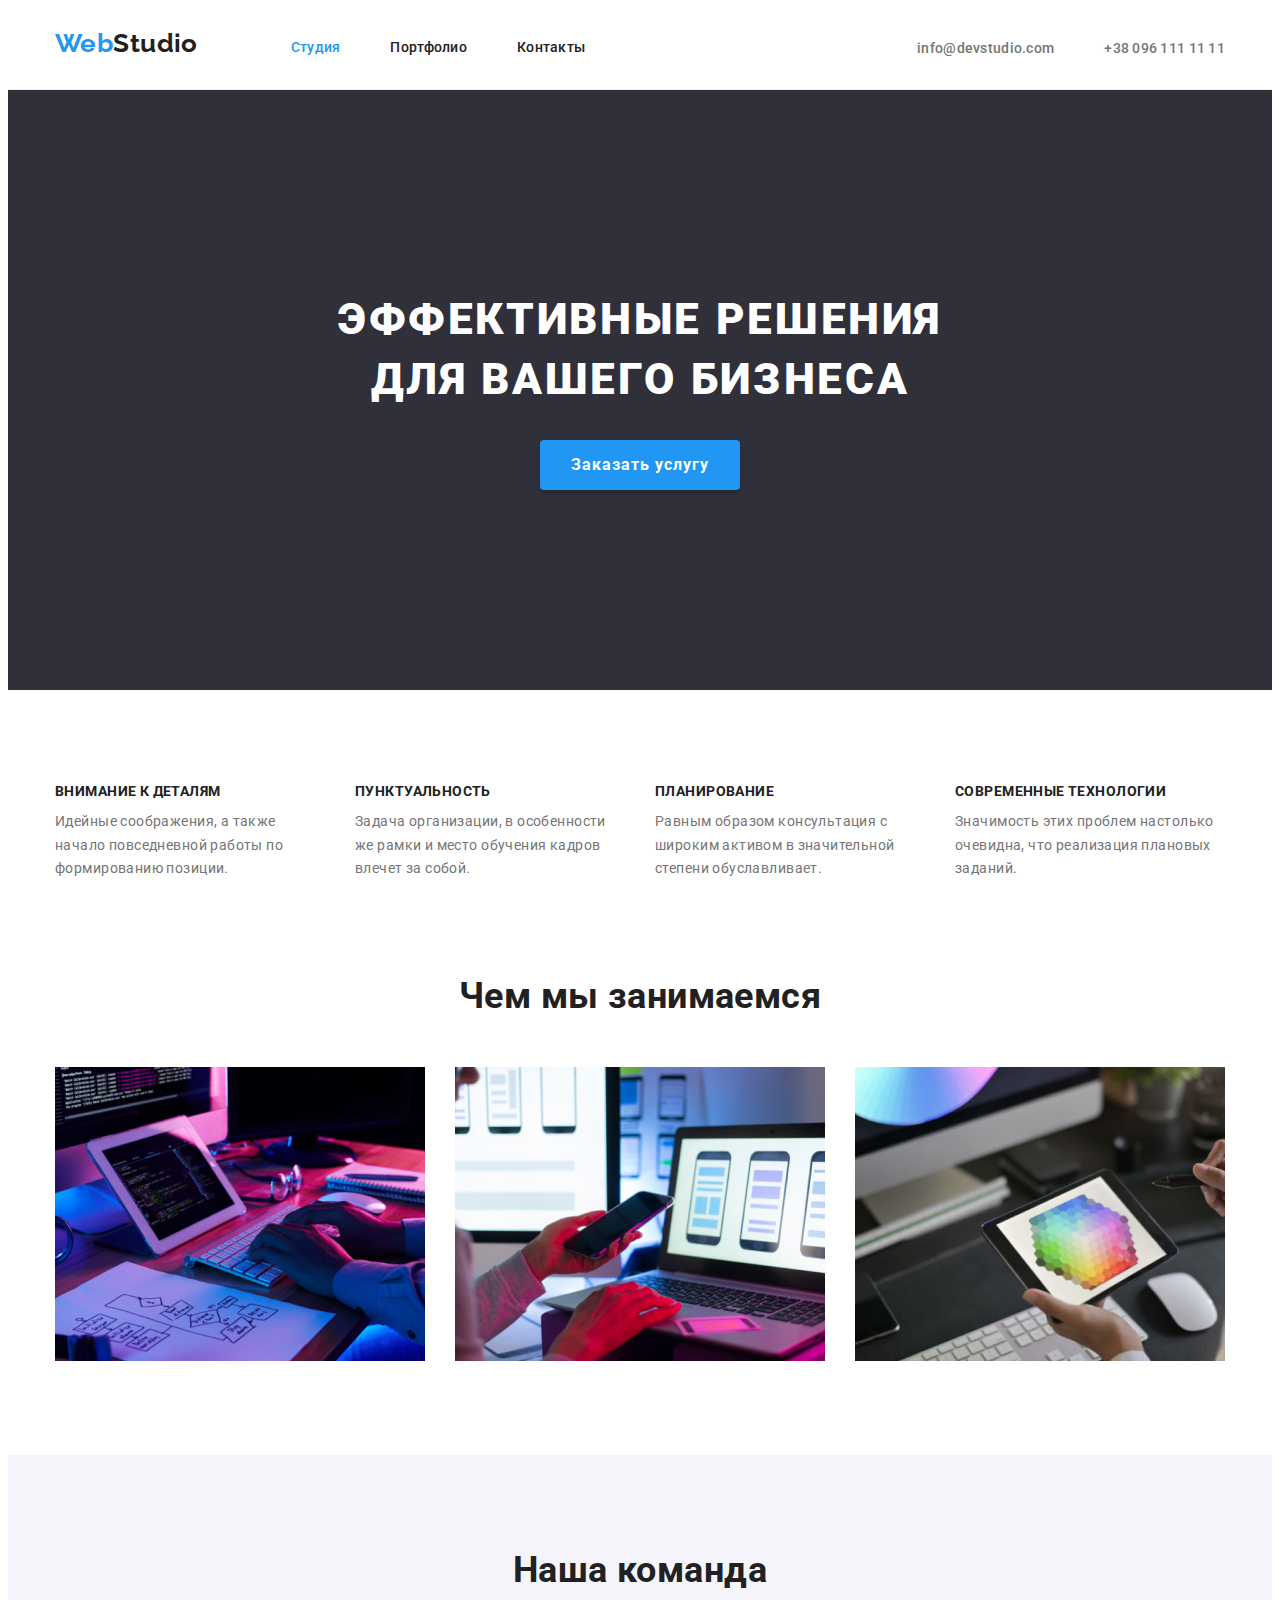
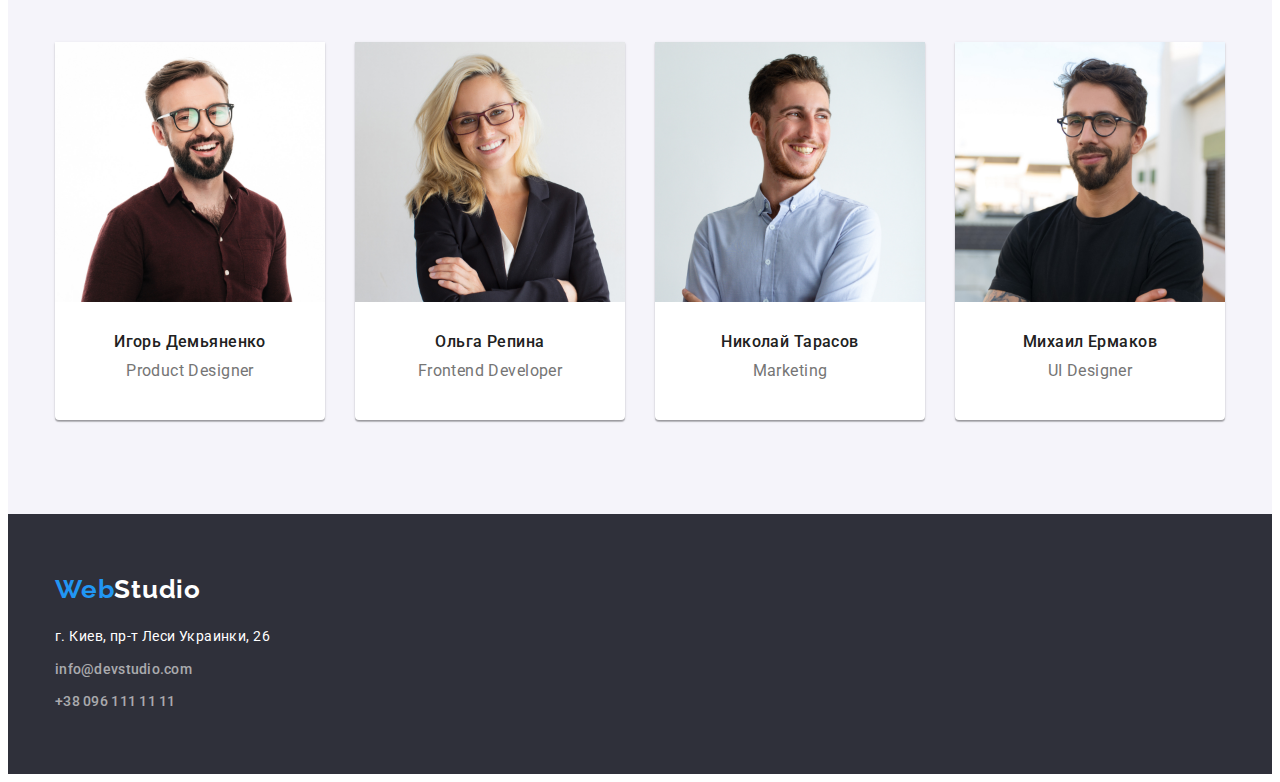
<file: index.html>
<!DOCTYPE html>
<html lang="ru">

<head>
    <meta charset="UTF-8">
    <meta http-equiv="X-UA-Compatible" content="IE=edge">
    <meta name="viewport" content="width=device-width, initial-scale=1.0">
    <title>Document</title>
    <link rel="preconnect" href="https://fonts.googleapis.com">
    <link rel="preconnect" href="https://fonts.gstatic.com" crossorigin>
    <link
     href="https://fonts.googleapis.com/css2?family=Montserrat:wght@400;700&family=Raleway:wght@700&family=Roboto:wght@400;500;700;900&display=swap" 
     rel="stylesheet">
    <link rel="stylesheet" href="https://cdnjs.cloudflare.com/ajax/libs/modern-normalize/1.1.0/modern-normalize.min.css"
        integrity="sha512-wpPYUAdjBVSE4KJnH1VR1HeZfpl1ub8YT/NKx4PuQ5NmX2tKuGu6U/JRp5y+Y8XG2tV+wKQpNHVUX03MfMFn9Q=="
        crossorigin="anonymous" referrerpolicy="no-referrer" />
    <link rel="stylesheet" href="./css/style.css">
</head>

<body>
    <header class="page-header">
            <div class="container leader ">
                <nav>
                    <a href="./index.html" class="logo-header"><span class="logo-first-part">Web</span>Studio</a>
                    <ul class="site-nav list">
                        <li class="header-link"><a href="" class="link current">Студия</a></li>
                        <li class="header-link"><a href="./portfolio.html" class="link">Портфолио</a></li>
                        <li class="header-link"><a href="" class="link">Контакты</a></li>
                    </ul>
                </nav>
                <ul class="auth-nav list">
                    <li class="auth-link"><a href="mailto:info@devstudio.com" class="primary-button">info@devstudio.com</a></li>
                    <li class="auth-link"><a href="tel:+380961111111" class="primary-button">+38 096 111 11 11</a></li>
                </ul>
            </div>
    </header>
    <main>
        <!--Hero-section-->
        <section class="hero-section">
            <div class="container header"> 
                <h1 class="hero-title">Эффективные решения для вашего бизнеса</h1>
                <button type="button" class="secondary-button">Заказать услугу</button>
            </div>
        </section>
        <!--Second section-->
        <section class="main-section points section"> 
                <div  class="container">
                        <h2 hidden class="secondary-title">Особенности</h2>
                        <ul class="list point">
                            <li class="specifics">
                                <h3 class="third-title">Внимание к деталям</h3>
                                <p class="second-item">Идейные соображения, а также начало повседневной работы по формированию позиции.</p>
                            </li>
                            <li class="specifics">
                                <h3 class="third-title">Пунктуальность</h3>
                                <p class="second-item">Задача организации, в особенности же рамки и место обучения кадров влечет за собой.</p>
                            </li>
                            <li class="specifics">
                                <h3 class="third-title">Планирование</h3>
                                <p class="second-item">Равным образом консультация с широким активом в значительной степени обуславливает.</p>
                            </li>
                            <li class="specifics">
                                <h3 class="third-title">Современные технологии</h3>
                                <p class="second-item">Значимость этих проблем настолько очевидна, что реализация плановых заданий.</p>
                            </li>
                        </ul>
                </div>
        </section>
        <!--Third- section-->
        <section class="main-section activity section">
            <div class="container">
                <h2 class="secondary-title">Чем мы занимаемся</h2>
                <ul class="list works">
                    <li class="photos">
                        <img src="./images/photo1.jpg" alt="Тайпинг на клавиатуре" width="370" height="294">
                    </li>
                    <li class="photos">
                        <img src="./images/photo2.jpg" alt="Разные виды сайтов для телефонного режима" width="370" height="294">
                    </li>
                    <li class="photos">
                        <img src="./images/photo3.jpg" alt="Цветовая гамма" width="370" height="294">
                    </li>
                </ul>
            </div>
        </section>
        <!--List of the team-->
        <section class="fourth-section section">
         <div class="container">
            <h2 class="secondary-title studiia">Наша команда</h2>
            <ul class="team-list list">
                <li class="employee">
                    <img src="./images/photo4.jpg" alt="Фото Игоря Демяненка" width="270" height="260">
                    <div class="profession">
                     <h3 class="third-title">Игорь Демьяненко</h3>
                     <p lang="en">Product Designer</p>
                    </div>
                </li>
                <li class="employee">
                    <img src="./images/photo5.jpg" alt="Фото Ольги Репиной" width="270" height="260">
                    <div class="profession">
                        <h3 class="third-title">Ольга Репина</h3>
                        <p lang="en">Frontend Developer</p>
                    </div>
                </li>
                <li class="employee">
                    <img src="./images/photo6.jpg" alt="Фото Николая Тарасова" width="270" height="260">
                    <div class="profession">
                        <h3 class="third-title">Николай Тарасов</h3>
                        <p lang="en">Marketing</p>
                    </div>
                </li>
                <li class="employee">
                    <img src="./images/photo7.jpg" alt="Фото Михаила Ермакова" width="270" height="260">
                    <div class="profession">
                        <h3 class="third-title">Михаил Ермаков</h3>
                        <p lang="en">UI Designer</p>
                    </div>
                </li>
            </ul>
         </div>
        </section>
    </main>
    <footer class="page-footer">
        <div class="container">
            <a href="/" class="logo-footer"> <span class="logo-first-part">Web</span>Studio</a>
        <address>
            <ul class="address list">
                <li><p>г. Киев, пр-т Леси Украинки, 26</p></li>
                <li><a href="mailto:info@devstudio.com" class="primary-button">info@devstudio.com</a></li>
                <li><a href="tel:+380961111111" class="primary-button">+38 096 111 11 11</a></li>
            </ul>
        </address>
        </div>
    </footer>
</body>

</html>
</file>
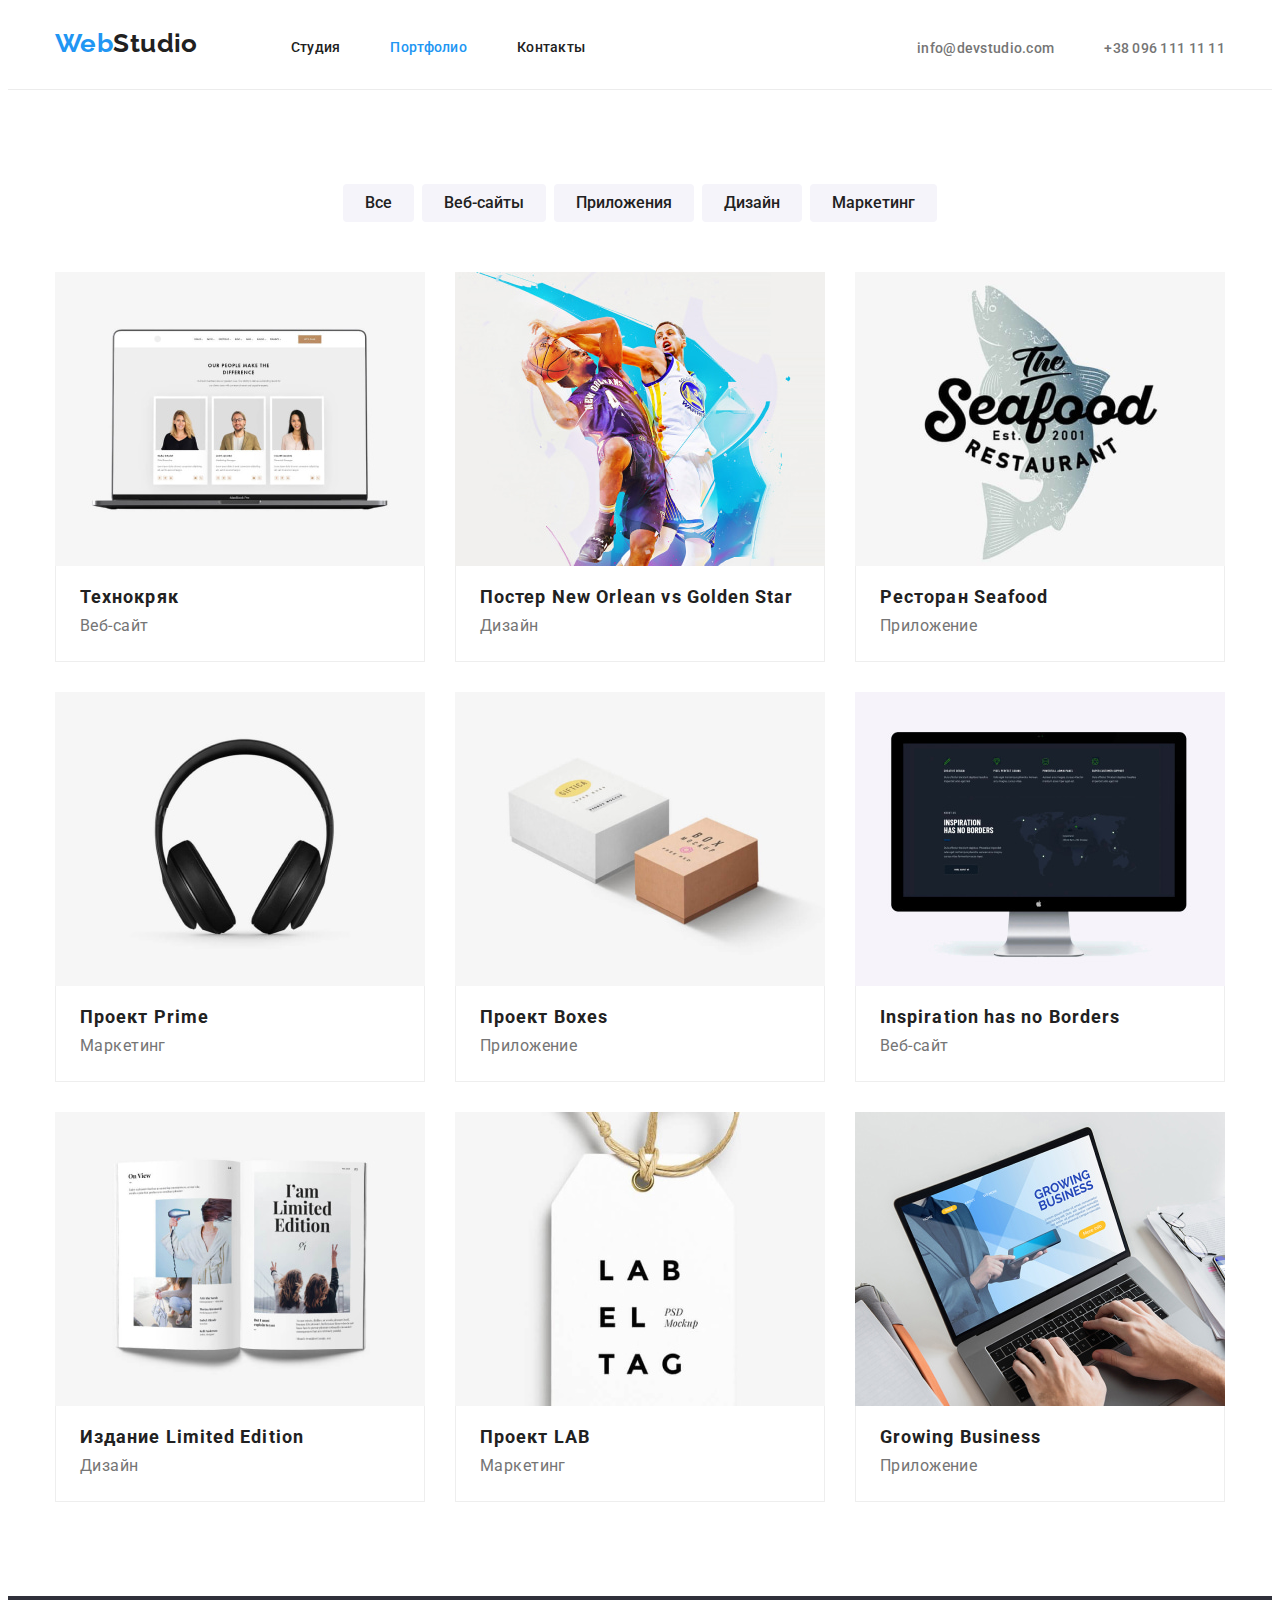
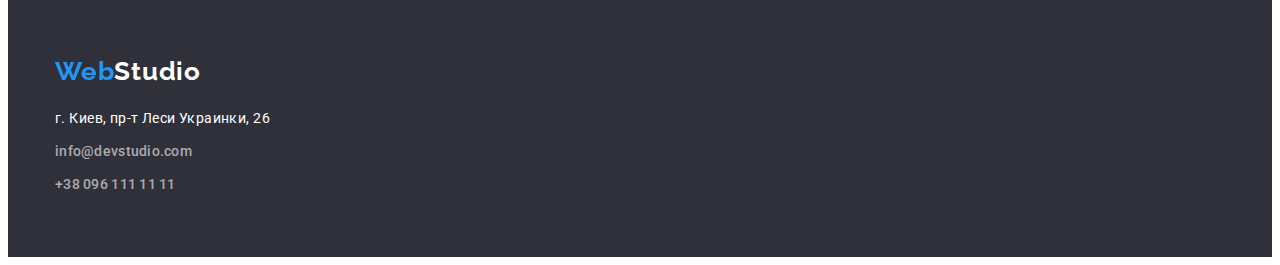
<file: portfolio.html>
<!DOCTYPE html>
<html lang="ru">
<head>
    <meta charset="UTF-8">
    <meta http-equiv="X-UA-Compatible" content="IE=edge">
    <meta name="viewport" content="width=device-width, initial-scale=1.0">
    <title>Document</title>
    <link rel="preconnect" href="https://fonts.googleapis.com">
    <link rel="preconnect" href="https://fonts.gstatic.com" crossorigin>
    <link href="https://fonts.googleapis.com/css2?family=Montserrat:wght@400;700&family=Raleway:wght@700&family=Roboto:wght@400;500;700;900&display=swap" rel="stylesheet">
    <link rel="stylesheet" href="https://cdnjs.cloudflare.com/ajax/libs/modern-normalize/1.1.0/modern-normalize.min.css"
        integrity="sha512-wpPYUAdjBVSE4KJnH1VR1HeZfpl1ub8YT/NKx4PuQ5NmX2tKuGu6U/JRp5y+Y8XG2tV+wKQpNHVUX03MfMFn9Q=="
        crossorigin="anonymous" referrerpolicy="no-referrer" />
    <link rel="stylesheet" href="./css/style.css">
</head>
<body>
    <header class="page-header">
                    <div class="container leader">
                        <nav>
                            <a href="./index.html" class="logo-header"><span class="logo-first-part">Web</span>Studio</a>
                            <ul class="site-nav list">
                                <li class="header-link"><a href="./index.html" class="link">Студия</a></li>
                                <li class="header-link"><a href="" class="link current">Портфолио</a></li>
                                <li class="header-link"><a href="" class="link">Контакты</a></li>
                            </ul>
                        </nav>
                        <ul class="auth-nav list">
                            <li class="auth-link"><a href="mailto:info@devstudio.com" class="primary-button">info@devstudio.com</a></li>
                            <li class="auth-link"><a href="tel:+380961111111" class="primary-button">+38 096 111 11 11</a></li>
                        </ul>
                    </div>
    </header>
    <main>
        <section class="main-section portfolio section">
            <div class="container">
                <h1 hidden>Все виды работ</h1>
                <ul class="list portfolio">
                    <li class="work-list">
                        <button type="button" class="button-portfolio">Все</button>
                    </li>
                    <li class="work-list">
                        <button type="button" class="button-portfolio">Веб-сайты</button>
                    </li>
                    <li class="work-list">
                        <button type="button" class="button-portfolio">Приложения</button>
                    </li>
                    <li class="work-list">
                        <button type="button" class="button-portfolio">Дизайн</button>
                    </li>
                    <li class="work-list">
                        <button type="button" class="button-portfolio">Маркетинг</button>
                    </li>
                </ul>
                <ul class="portfolio-examples list">
                    <li class="portfolio-item">
                        <a>
                            <img src="./images/portfolio1.jpg" alt="Веб-сайт" width="370" height="294">
                            <div class="names">
                                <h2 class="secondary-title portfolio">Технокряк</h2>
                                <p>Веб-сайт</p>
                            </div>
                        </a>
                    </li>
                    <li class="portfolio-item">
                        <a>
                            <img src="./images/portfolio2.jpg" alt="Дизайн постера" width="370" height="294">
                            <div class="names">
                                <h2 class="secondary-title portfolio">Постер New Orlean vs Golden Star</h2>
                                <p>Дизайн</p>
                            </div>
                        </a>
                    </li>
                    <li class="portfolio-item">
                        <a>
                            <img src="./images/portfolio3.jpg" alt="Лого ресторана" width="370" height="294">
                            <div class="names">
                                <h2 class="secondary-title portfolio">Ресторан Seafood</h2>
                                <p>Приложение</p>
                            </div>
                        </a>
                    </li>
                    <li class="portfolio-item">
                        <a>
                            <img src="./images/portfolio4.jpg" alt="Наушники" width="370" height="294">
                            <div class="names">
                                <h2 class="secondary-title portfolio">Проект Prime</h2>
                                <p>Маркетинг</p>
                            </div>
                        </a>
                    </li>
                    <li class="portfolio-item">
                        <a>
                            <img src="./images/portfolio5.jpg" alt="Две коробки" width="370" height="294">
                            <div class="names">
                                <h2 class="secondary-title portfolio">Проект Boxes</h2>
                                <p>Приложение</p>
                            </div>
                        </a>
                    </li>
                    <li class="portfolio-item">
                        <a>
                            <img src="./images/portfolio6.jpg" alt="Веб-сайт на экране" width="370" height="294">
                            <div class="names">
                                <h2 class="secondary-title portfolio" lang="en">Inspiration has no Borders</h2>
                                <p>Веб-сайт</p>
                            </div>
                        </a>
                    </li>
                    <li class="portfolio-item">
                        <a>
                            <img src="./images/portfolio7.jpg" alt="Книга с илюстрациями" width="370" height="294">
                            <div class="names">
                                <h2 class="secondary-title portfolio">Издание Limited Edition</h2>
                                <p>Дизайн</p>
                            </div>
                        </a>
                    </li>
                    <li class="portfolio-item">
                        <a>
                            <img src="./images/portfolio8.jpg" alt="Лого проекта" width="370" height="294">
                            <div class="names">
                                <h2 class="secondary-title portfolio">Проект LAB</h2>
                                <p>Маркетинг</p>
                            </div>
                        </a>
                    </li>
                    <li class="portfolio-item">
                        <a>
                            <img src="./images/portfolio9.jpg" alt="Экран с видом приложения" width="370" height="294">
                            <div class="names">
                                <h2 class="secondary-title portfolio" lang="en">Growing Business</h2>
                                <p>Приложение</p>
                            </div>
                        </a>
                    </li>
                </ul>
            </div>
        </section>
    </main>
    <footer class="page-footer">
        <div class="container">
            <a href="/" class="logo-footer"> <span class="logo-first-part">Web</span>Studio</a>
            <address>
                <ul class="address list">
                    <li>
                        <p>г. Киев, пр-т Леси Украинки, 26</p>
                    </li>
                    <li><a href="mailto:info@devstudio.com" class="primary-button">info@devstudio.com</a></li>
                    <li><a href="tel:+380961111111" class="primary-button">+38 096 111 11 11</a></li>
                </ul>
            </address>
        </div>
    </footer>
</body>
</html>
</file>
<file: css/style.css>
/* Колір лого  color: #2196F3;*/
/* Колір в  посилань хедері 
color: #2196F3;       color: #757575;*/
/* Бекграунд background: #E5E5E5; background: #2F303A; */
/* Колір h1  color: #FFFFFF; */
/* Колір посилань у футері color: rgba(255, 255, 255, 0.6); */


html {
  box-sizing: border-box;
}

*,
*::before,
*::after {
  box-sizing: inherit;
}

:root {
  --primary-text-color: #757575;
  --title-text-color: #212121;
  --accent-color: #2196F3;
  --main-background-color: #FFFFFF;
  --grey-background-color: #2F303A;
  --button-background-color: #188CE8;
  --secondary-white-background-color: #F5F4FA;
}

body {

  color: var(--primary-text-color);
  background: var(--main-background-color);
  font-family: Roboto, sans-serif;
  font-size: 14px;
  letter-spacing: 0.03em;
  
}

h1,
h2,
h3,
p {
  margin: 0;
  padding: 0;
}

ul {
  list-style: none;
  margin: 0;
  padding: 0;
}

.section {
  padding-top: 94px;
  padding-bottom: 94px;
}

.page-header {
  border-bottom: 1px solid #ECECEC;;
  background: var(--main-background-color);
}

.container {
  width: 1200px;
  padding-left: 15px;
  padding-right: 15px;
  margin-left: auto;
  margin-right: auto;
}

.leader {
  display: flex;
}

nav {
  display: flex;
  align-items: baseline;
} 

.logo-header {
  display: block;
  margin-right: 93px;
  margin-bottom: 25px;

  color: var(--title-text-color);
  font-family: Raleway, sans-serif;
  font-weight: 700;
  font-size: 26px;
  line-height: 1.19;
}

.logo-first-part {
  color: var(--accent-color);
  font-family: Raleway, sans-serif;
  font-weight: 700;
  font-size: 26px;
  line-height: 1.19;
}

.site-nav {
  display: flex;
}

.site-nav .header-link {
  margin-right: 50px;
}

.site-nav .header-link:last-child {
  margin-right: 0;
}

.site-nav .link {
  display: block;
  padding-top: 32px;
  padding-bottom: 32px;
  color: var(--title-text-color);
  font-weight: 500;
  line-height: 1.14;
  letter-spacing: 0.02em;
}

.site-nav .link.current {
  color: var(--accent-color);
}

.link:hover,
.link:focus {
  color: var(--accent-color);
}

.list,
.list a,
.page-footer a,
.page-header a {
  list-style: none;
  text-decoration: none;
}

.auth-nav {
  display: flex;
  margin-left: auto;
}

.auth-link {
  margin-right: 50px;
  margin-top: 0;
  margin-bottom: 0;
  padding-top: 32px;
  padding-bottom: 32px;
}

.auth-link:last-child {
  margin-right: 0;
}

.auth-nav .primary-button {
  color: var(--primary-text-color);
  font-weight: 500;
  letter-spacing: 0.02em;
}

.primary-button {
  color: var(--primary-text-color);
  font-family: inherit;
  font-weight: 500;
  font-size: 14;
  line-height: 1.14;
  letter-spacing: 0.02em;
  
}

.primary-button:hover,
.primary-button:focus {
  cursor: pointer;
  color: var(--accent-color);
  padding-top: 32px;
  padding-bottom: 32px;
  
}
/*.main-nav {;
  align-items: center;
  width: 1200px;
  padding-left: 15px;
  padding-right: 15px;
}*/

/*Hero section*/

.hero-section {
  padding-top: 200px;
  padding-bottom: 200px;
  text-align: center;
  background: var(--grey-background-color);
}

.hero-title {

  margin-bottom: 30px;
  margin-left: auto;
  margin-right: auto;

  color: var(--main-background-color);
  font-weight: 900;
  font-size: 44px;
  line-height: 1.36;
  text-align: center;
  text-transform: uppercase;
  letter-spacing: 0.06em;
  width: 696px;
}

.secondary-button {
  align-items: center;
  text-align: center;
  cursor: pointer;

  color: var(--main-background-color);
  background-color: var(--accent-color);
  font-family: inherit;
  font-weight: 700;
  font-size: 16px;
  line-height: 1.88;
  letter-spacing: 0.06em;
  border: none;
  border-radius: 4px;
  width: 200px;
  height: 50px;
  box-shadow: 0px 4px 4px rgba(0, 0, 0, 0.15);

}

.secondary-button:hover{
  color: var(--main-background-color);
  background-color: var(--button-background-color);
  font-family: inherit;
}

/*Other sections*/

.main-section {
  padding-top: 94px;
  padding-bottom: 94px;
}

.main-section .third-title {
  font-weight: 700;
  font-size: 14px;
  line-height: 1.14;
  text-transform: uppercase;

}

.third-title {
  color: var(--title-text-color);
  margin-top: 0;
  margin-bottom: 10px;
}

.activity {

  padding-top: 0;
}

.main-section .second-item {
  line-height: 1.71;

}


.main-section .point {
  display: flex;

}

.specifics {
  width: 270px;
  margin-right: 30px;
  margin-left: 0;
}

.specifics:last-child {
  margin-right: 0;
}
.secondary-title {
  color: var(--title-text-color);
  font-weight: 700;
  font-size: 36px;
  line-height: 1.17;
  text-align: center;
  margin-bottom: 50px;
}

.list.works {
  display: flex;

}

img {
  display: block;
  max-width: 100%;
  height: auto;
}

.photos:not(:last-child) {
  margin-right: 30px ;
}


/*Fourth section*/

.fourth-section {
  background: var(--secondary-white-background-color);
}

.secondary-title.studiia {
 text-align: center;
 margin-bottom: 50px;

}

.team-list {
  display: flex;
}

.team-list li {
  box-shadow: 0px 1px 3px rgba(0, 0, 0, 0.12),
  0px 1px 1px rgba(0, 0, 0, 0.14),
  0px 2px 1px rgba(0, 0, 0, 0.2);
  border-radius: 0px 0px 4px 4px;
  
}

.employee {

  margin-right: 30px;
  background: var(--main-background-color);
  text-align: center;
}

.employee:last-child {
  margin-right: 0;
}

.profession {
 padding-top: 30px;
 padding-bottom: 30px;
/*margin-top: 30px;
margin-bottom: 30px;*/
 text-align: center;
}

.fourth-section .third-title {
  font-weight: 500;
  font-size: 16px;
  line-height: 1.19;
  margin-bottom: 10px;
}

.fourth-section p {
  font-size: 16px;
  line-height: 1.19;
  margin-bottom: 10px;
  
}


/*Footer*/

.page-footer {
  padding-top: 60px;
  padding-bottom: 60px;
  background: var(--grey-background-color);
}

.logo-footer {
  display: inline-block;
  font-weight: 700;
  font-size: 26px;
  line-height: 1.19;
  letter-spacing: 0.03em;
  margin-bottom: 20px;
  
  color: var(--main-background-color);
  font-family: Raleway, sans-serif;
}

address {
  font-style: normal;

}

.address li:not(:last-child){
  margin-bottom: 9px;
}

.address p {
 color: var(--main-background-color);
 line-height: 1.71;
}

.address a { 
  color: rgba(255, 255, 255, 0.6);
  line-height: 1.71;
}

/*Portfolio*/


.button-portfolio {
  cursor: pointer;

  color: var(--title-text-color);
  background: var(--secondary-white-background-color);
  font-family: inherit;
  font-weight: 500;
  font-size: 16px;
  line-height: 1.62;
  text-align: center;
  border-radius: 4px;
  border: none;
  padding: 6px 22px;
  
}

.list.portfolio {
  display: flex;
  justify-content: center;
  margin-bottom: 50px;
  margin-left: auto;
  margin-right: auto;

}

.work-list {
  margin-right: 8px;
  border-radius: 4px;
}
.work-list:last-child{
  margin-right: 0;
}

.portfolio-examples.list {
  display: flex;
  flex-wrap: wrap;
  list-style: none;
  margin-right: -30px;
  margin-bottom: -30px;

}

.portfolio-item {
  margin-right: 30px;
  margin-bottom: 30px;
  background: #FFFFFF;
}

.portfolio-item:nth-child(3n){
  margin-right: 0px;
}


.names {

  padding-left: 24px;
  padding-right: 24px;
  padding-top: 20px;
  padding-bottom: 20px;
  border-left: 1px solid #EEEEEE;
  border-right: 1px solid #EEEEEE;
  border-bottom: 1px solid #EEEEEE;
}

.portfolio-examples li {
  background: var(--main-background-color);
}

.portfolio-examples .secondary-title {
  font-weight: 700;
  font-size: 18px;
  line-height: 2;
  letter-spacing: 0.06em;
}

.portfolio-examples p {
  font-size: 16px;
  line-height: 1.88;
}
 
.secondary-title.portfolio {

  font-weight: 700;
  font-size: 18px;
  line-height: 1.17;
  margin-bottom: 4px;
  text-align: left;
  letter-spacing: 0.06em;
}

.button-portfolio:hover {
  color: var(--main-background-color);
  background-color: var(--accent-color);
}
</file>
